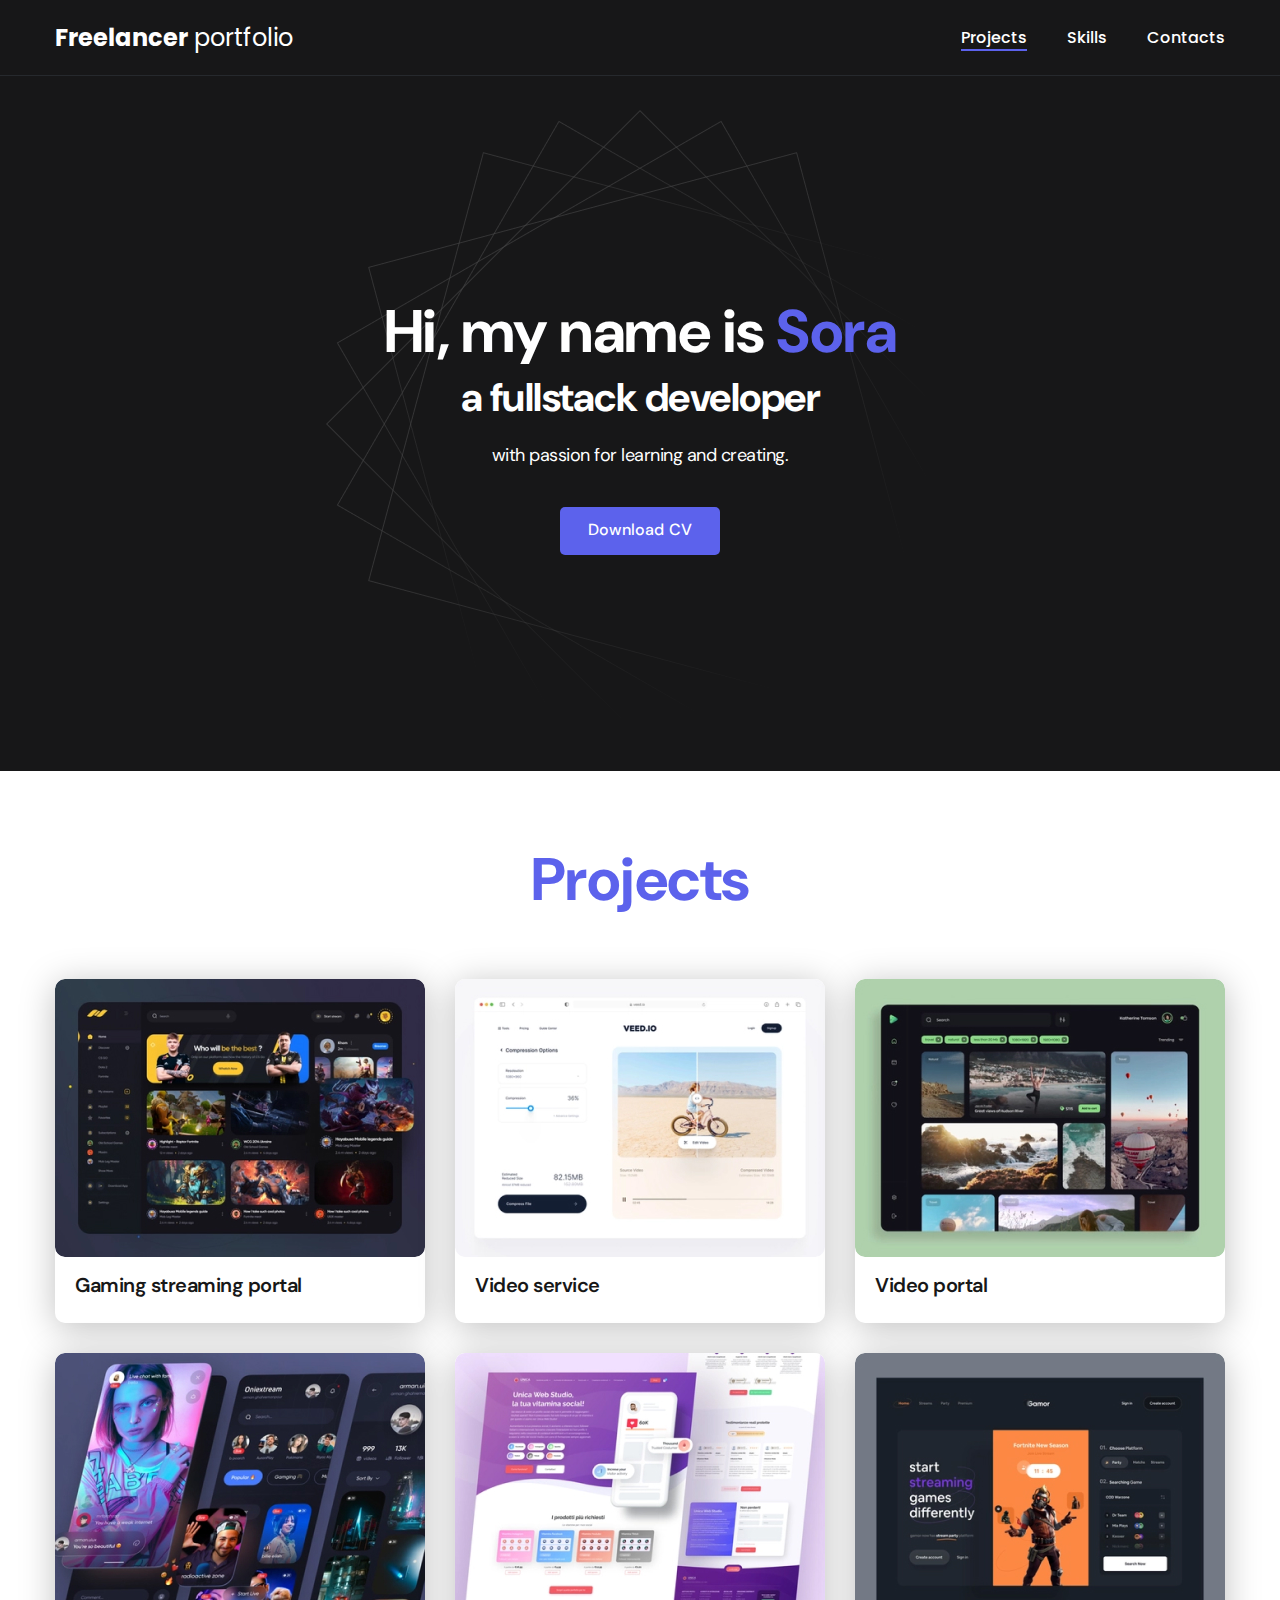
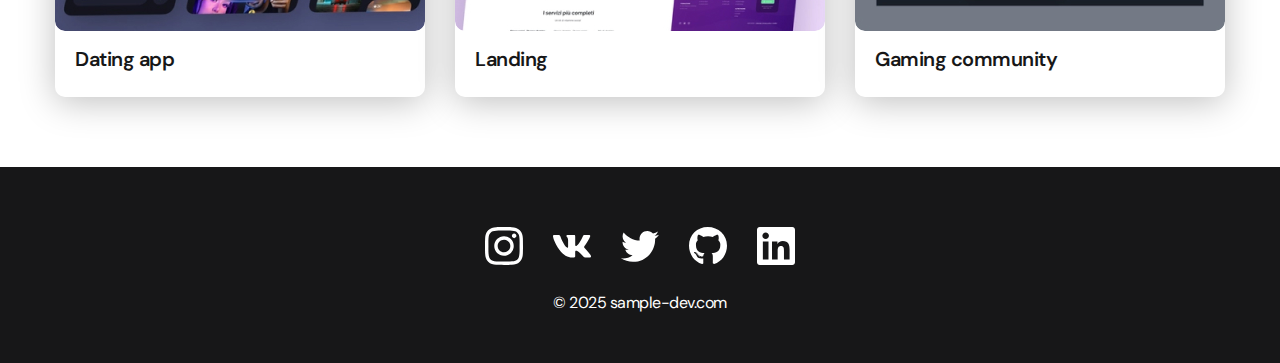
<file: index.html>
<!DOCTYPE html>
<html lang="en">
    <head>
        <link rel="stylesheet" href="./css/main.css">
        <meta http-equiv="Content-type" content="text/html; charset=UTF-8">
        <meta name="viewport" content="width=device-width, initial-scale=1.0">
        <title>Portfolio</title>
    </head>
    <body>
        <nav class="nav">
            <div class="container">
                <div class="nav-row">
                    <a href="./index.html" class="logo"><strong>Freelancer</strong> portfolio</a>
                    <ul class="nav-list">   
                        <!-- Нейминг классов выполняется методологией BAM и происходит следующим образом: -->
                        <!-- class="название-родительского-класса__дочерний элемент" -->
                       <li class="nav-list__item"><a href="#" class="nav-list__link nav-list__link--active">Projects</a></li>
                       <!-- Для нейминга активного класса, добавляется модификатор ...--active -->
                       <li class="nav-list__item"><a href="./public/skills.html" class="nav-list__link">Skills</a></li>
                       <li class="nav-list__item"><a href="./public/contacts.html" class="nav-list__link">Contacts</a></li> 
                    </ul>
                </div>
            </div>
        </nav>
        <header class="header">
            <div class="header-wrapper">
                <h1 class="header__title">
                    <strong>Hi, my name is <em>Sora</em></strong><br>
                    a fullstack developer
                </h1>
                <div class="header__text">
                    <p>with passion for learning and creating.</p>    
                </div>
                <a href="#" class="btn">Download CV</a>
            </div>
        </header>
        <main class="section">
            <div class="container">
                <h2 class="title-1">Projects</h2>
                <ul class="projects">
                    <li class="project">
                        <img src="./src/projects/01.jpg" alt="Project image" class="project__image">
                        <h3 class="project__title"><a href="./public/project.html" class="project__link">Gaming streaming portal</a></h3>
                    </li>
                    <li class="project">
                        <img src="./src/projects/02.jpg" alt="Project image" class="project__image">
                        <h3 class="project__title"><a href="./public/project.html" class="project__link">Video service</a></h3>
                    </li>
                    <li class="project">
                        <img src="./src/projects/03.jpg" alt="Project image" class="project__image">
                        <h3 class="project__title"><a href="./public/project.html" class="project__link">Video portal</a></h3>
                    </li>
                    <li class="project">
                        <img src="./src/projects/04.jpg" alt="Project image" class="project__image">
                        <h3 class="project__title">Dating app</h3>
                    </li>
                    <li class="project">
                        <img src="./src/projects/05.jpg" alt="Project image" class="project__image">
                        <h3 class="project__title">Landing</h3>
                    </li>
                    <li class="project">
                        <img src="./src/projects/06.jpg" alt="Project image" class="project__image">
                        <h3 class="project__title">Gaming community</h3>
                    </li>
                </ul>
            </div>
        </main>
        <footer class="footer">
            <div class="container">
                <div class="footer__wrapper">
                    <ul class="social">
                        <li class="social__item"><a href="#"><img src="./src/icons/instagram.svg" alt=""></a></li>
                        <li class="social__item"><a href="#"><img src="./src/icons/vk.svg" alt=""></a></li>
                        <li class="social__item"><a href="#"><img src="./src/icons/twitter.svg" alt=""></a></li>
                        <li class="social__item"><a href="#"><img src="./src/icons/github.svg" alt=""></a></li>
                        <li class="social__item"><a href="#"><img src="./src/icons/linked-in.svg" alt=""></a></li>
                    </ul>
                    <div class="copyright">
                        <p>© 2025 sample-dev.com</p>
                    </div>
                </div>
            </div>
        </footer>
    </body>
</html>
</file>
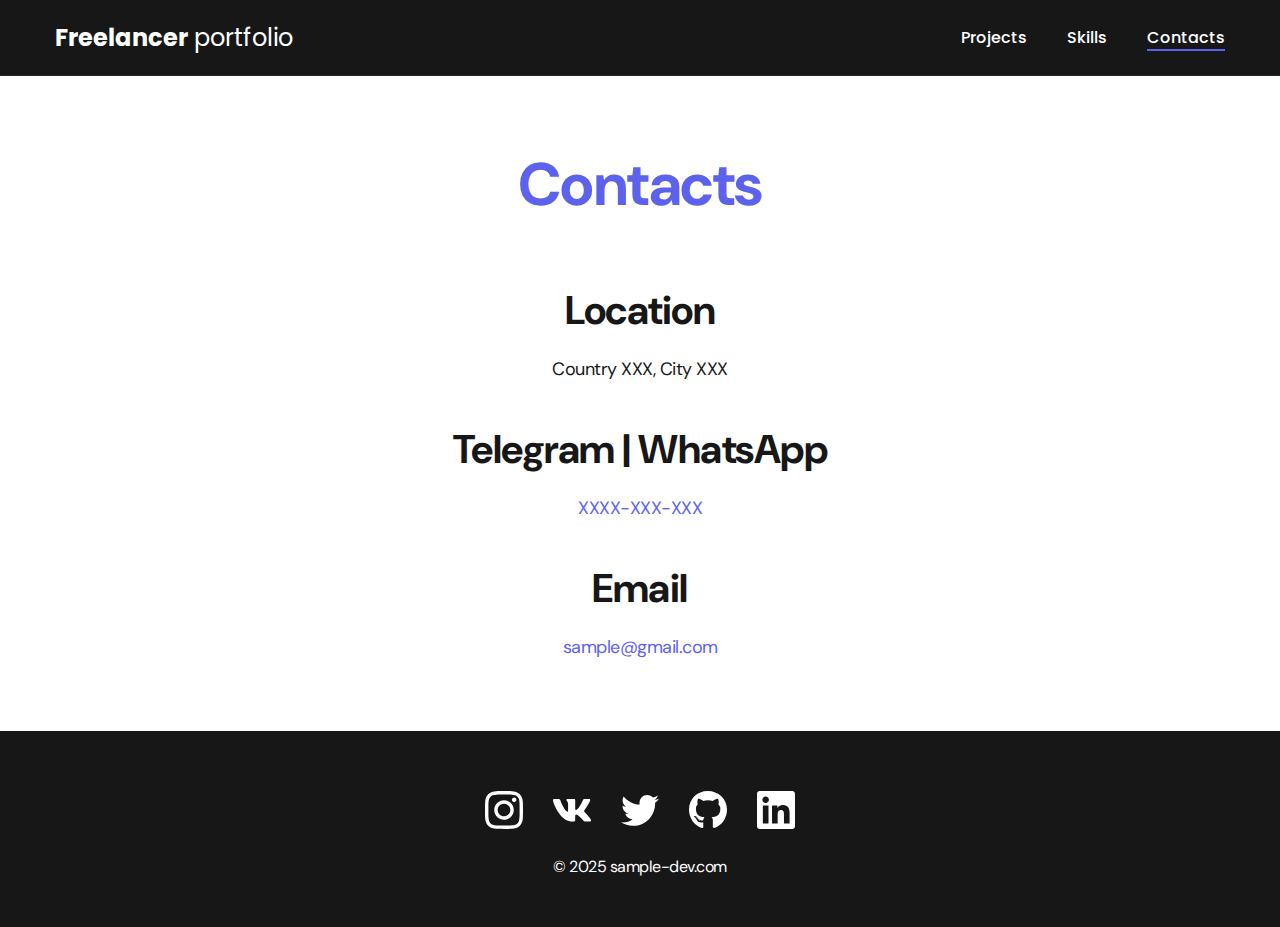
<file: public/contacts.html>
<!DOCTYPE html>
<html lang="en">
    <head>
        <link rel="stylesheet" href="../css/main.css">
        <meta http-equiv="Content-type" content="text/html; charset=UTF-8">
        <meta name="viewport" content="width=device-width, initial-scale=1.0">
        <title>Portfolio</title>
    </head>
    <body>
        <nav class="nav">
            <div class="container">
                <div class="nav-row">
                    <a href="../index.html" class="logo"><strong>Freelancer</strong> portfolio</a>
                    <ul class="nav-list">   
                        <!-- Нейминг классов выполняется методологией BAM и происходит следующим образом: -->
                        <!-- class="название-родительского-класса__дочерний элемент" -->
                       <li class="nav-list__item"><a href="../index.html" class="nav-list__link">Projects</a></li>
                       <!-- Для нейминга активного класса, добавляется модификатор ...--active -->
                       <li class="nav-list__item"><a href="./skills.html" class="nav-list__link">Skills</a></li>
                       <li class="nav-list__item"><a href="./contacts.html" class="nav-list__link nav-list__link--active">Contacts</a></li> 
                    </ul>
                </div>
            </div>
        </nav>
        <main class="section">
            <div class="container">
                <h1 class="title-1">Contacts</h1>

                <ul class="content-list">
                    <li class="content-list__item">
                        <h2 class="title-2">Location</h2>
                        <p>Country XXX, City XXX</p>
                    </li>
                    <li class="content-list__item">
                        <h2 class="title-2">Telegram | WhatsApp</h2>
                        <p><a href="tel:+996700111222">XXXX-XXX-XXX</a></p>
                    </li>
                    <li class="content-list__item">
                        <h2 class="title-2">Email</h2>
                        <p><a href="mailto:sample@gmail.com">sample@gmail.com</a></p>
                    </li>
                </ul>
            </div>
        </main>
        <footer class="footer">
            <div class="container">
                <div class="footer__wrapper">
                    <ul class="social">
                        <li class="social__item"><a href="#"><img src="../src/icons/instagram.svg" alt=""></a></li>
                        <li class="social__item"><a href="#"><img src="../src/icons/vk.svg" alt=""></a></li>
                        <li class="social__item"><a href="#"><img src="../src/icons/twitter.svg" alt=""></a></li>
                        <li class="social__item"><a href="#"><img src="../src/icons/github.svg" alt=""></a></li>
                        <li class="social__item"><a href="#"><img src="../src/icons/linked-in.svg" alt=""></a></li>
                    </ul>
                    <div class="copyright">
                        <p>© 2025 sample-dev.com</p>
                    </div>
                </div>
            </div>
        </footer>
    </body>
</html>
</file>
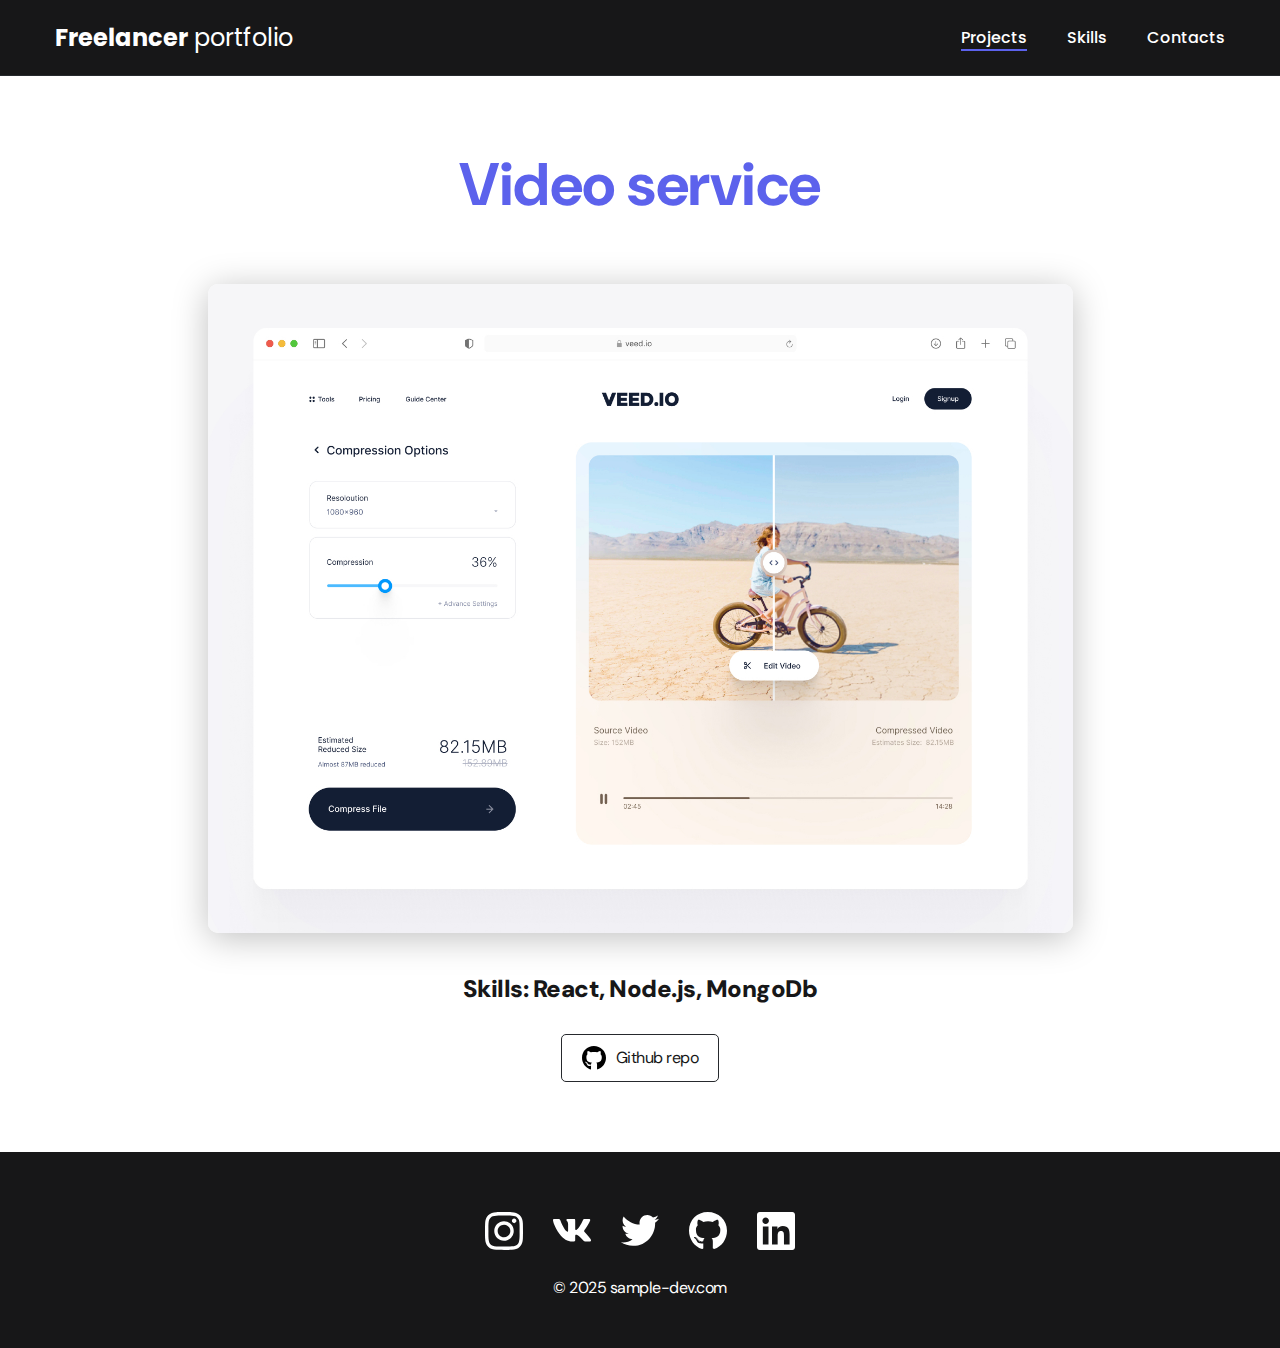
<file: public/project.html>
<!DOCTYPE html>
<html lang="en">
    <head>
        <link rel="stylesheet" href="../css/main.css">
        <meta http-equiv="Content-type" content="text/html; charset=UTF-8">
        <meta name="viewport" content="width=device-width, initial-scale=1.0">
        <title>Portfolio</title>
    </head>
    <body>
        <nav class="nav">
            <div class="container">
                <div class="nav-row">
                    <a href="../index.html" class="logo"><strong>Freelancer</strong> portfolio</a>
                    <ul class="nav-list">   
                        <!-- Нейминг классов выполняется методологией BAM и происходит следующим образом: -->
                        <!-- class="название-родительского-класса__дочерний элемент" -->
                       <li class="nav-list__item"><a href="#" class="nav-list__link nav-list__link--active">Projects</a></li>
                       <!-- Для нейминга активного класса, добавляется модификатор ...--active -->
                       <li class="nav-list__item"><a href="./skills.html" class="nav-list__link">Skills</a></li>
                       <li class="nav-list__item"><a href="./contacts.html" class="nav-list__link">Contacts</a></li> 
                    </ul>
                </div>
            </div>
        </nav>
        <main class="section">
            <div class="container">
                <div class="project-details">
                    <h1 class="title-1">Video service</h1>
                    <img src="../src/pages/02-big.jpg" alt="Project image" class="project-details__image">
                    <div class="project-details__description">
                        <p>
                            <strong>Skills: React, Node.js, MongoDb</strong>
                        </p>
                    </div>
                    <a href="#!" class="btn-outline"><img src="../src/icons/github-dark.svg" alt=""> Github repo</a>
                </div>
            </div>
        </main>
        <footer class="footer">
            <div class="container">
                <div class="footer__wrapper">
                    <ul class="social">
                        <li class="social__item"><a href="#"><img src="../src/icons/instagram.svg" alt=""></a></li>
                        <li class="social__item"><a href="#"><img src="../src/icons/vk.svg" alt=""></a></li>
                        <li class="social__item"><a href="#"><img src="../src/icons/twitter.svg" alt=""></a></li>
                        <li class="social__item"><a href="#"><img src="../src/icons/github.svg" alt=""></a></li>
                        <li class="social__item"><a href="#"><img src="../src/icons/linked-in.svg" alt=""></a></li>
                    </ul>
                    <div class="copyright">
                        <p>© 2025 sample-dev.com</p>
                    </div>
                </div>
            </div>
        </footer>
    </body>
</html>
</file>
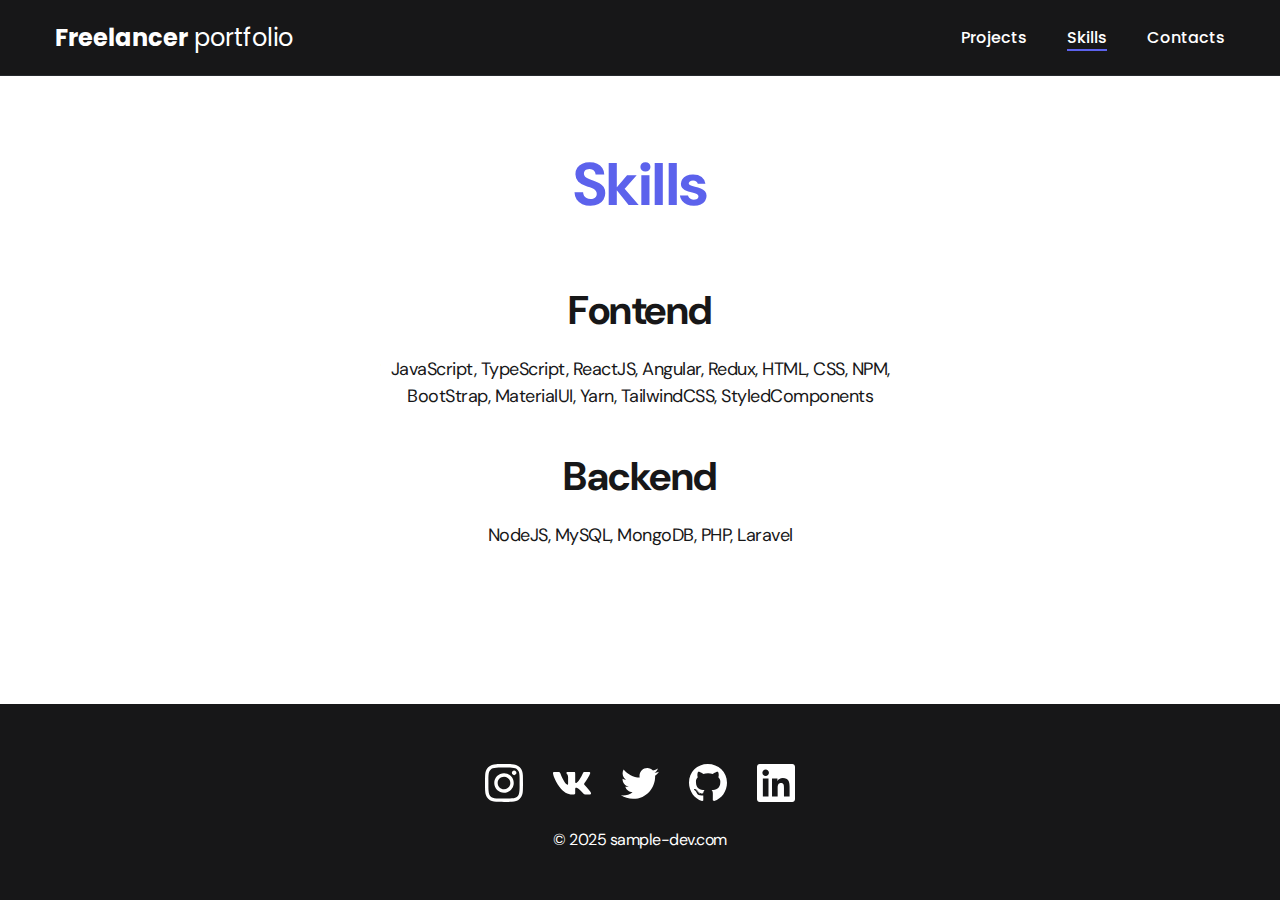
<file: public/skills.html>
<!DOCTYPE html>
<html lang="en">
    <head>
        <link rel="stylesheet" href="../css/main.css">
        <meta http-equiv="Content-type" content="text/html; charset=UTF-8">
        <meta name="viewport" content="width=device-width, initial-scale=1.0">
        <title>Portfolio</title>
    </head>
    <body>
        <nav class="nav">
            <div class="container">
                <div class="nav-row">
                    <a href="../index.html" class="logo"><strong>Freelancer</strong> portfolio</a>
                    <ul class="nav-list">   
                        <!-- Нейминг классов выполняется методологией BAM и происходит следующим образом: -->
                        <!-- class="название-родительского-класса__дочерний элемент" -->
                       <li class="nav-list__item"><a href="../index.html" class="nav-list__link">Projects</a></li>
                       <!-- Для нейминга активного класса, добавляется модификатор ...--active -->
                       <li class="nav-list__item"><a href="./skills.html" class="nav-list__link nav-list__link--active">Skills</a></li>
                       <li class="nav-list__item"><a href="./contacts.html" class="nav-list__link">Contacts</a></li> 
                    </ul>
                </div>
            </div>
        </nav>
        <main class="section">
            <div class="container">
                <h1 class="title-1">Skills</h1>

                <ul class="content-list">
                    <li class="content-list__item">
                        <h2 class="title-2">Fontend</h2>
                        <p>JavaScript, TypeScript, ReactJS, Angular, Redux, HTML, CSS, NPM, BootStrap, MaterialUI, Yarn, TailwindCSS, StyledComponents</p>
                    </li>
                    <li class="content-list__item">
                        <h2 class="title-2">Backend</h2>
                        <p>NodeJS, MySQL, MongoDB, PHP, Laravel</p>
                    </li>
                </ul>
            </div>
        </main>
        <footer class="footer">
            <div class="container">
                <div class="footer__wrapper">
                    <ul class="social">
                        <li class="social__item"><a href="#"><img src="../src/icons/instagram.svg" alt=""></a></li>
                        <li class="social__item"><a href="#"><img src="../src/icons/vk.svg" alt=""></a></li>
                        <li class="social__item"><a href="#"><img src="../src/icons/twitter.svg" alt=""></a></li>
                        <li class="social__item"><a href="#"><img src="../src/icons/github.svg" alt=""></a></li>
                        <li class="social__item"><a href="#"><img src="../src/icons/linked-in.svg" alt=""></a></li>
                    </ul>
                    <div class="copyright">
                        <p>© 2025 sample-dev.com</p>
                    </div>
                </div>
            </div>
        </footer>
    </body>
</html>
</file>
<file: css/main.css>
@import url("https://fonts.googleapis.com/css2?family=DM+Sans:ital,opsz,wght@0,9..40,100..1000;1,9..40,100..1000&display=swap");
@import url("https://fonts.googleapis.com/css2?family=Poppins:ital,wght@0,100;0,200;0,300;0,400;0,500;0,600;0,700;0,800;0,900;1,100;1,200;1,300;1,400;1,500;1,600;1,700;1,800;1,900&display=swap");
* {
  padding: 0px;
  margin: 0px;
  border: none;
}

*,
*::before,
*::after {
  -webkit-box-sizing: border-box;
          box-sizing: border-box;
}

/* Links */
a, a:link, a:visited {
  text-decoration: none;
}

a:hover {
  text-decoration: none;
}

/* Common */
aside, nav, footer, header, section, main {
  display: block;
}

h1, h2, h3, h4, h5, h6, p {
  font-size: inherit;
  font-weight: inherit;
}

ul, ul li {
  list-style: none;
}

img {
  vertical-align: top;
}

img, svg {
  max-width: 100%;
  height: auto;
}

address {
  font-style: normal;
}

/* Form */
input, textarea, button, select {
  font-family: inherit;
  font-size: inherit;
  color: inherit;
  background-color: transparent;
}

input::-ms-clear {
  display: none;
}

button, input[type=submit] {
  display: inline-block;
  -webkit-box-shadow: none;
          box-shadow: none;
  background-color: transparent;
  background: none;
  cursor: pointer;
}

input:focus, input:active,
button:focus, button:active {
  outline: none;
}

button::-moz-focus-inner {
  padding: 0;
  border: 0;
}

label {
  cursor: pointer;
}

legend {
  display: block;
}

html, body {
  font-family: "DM sans", sans-serif;
  letter-spacing: -0.5px;
  color: #171718;
  display: -webkit-box;
  display: -ms-flexbox;
  display: flex;
  -webkit-box-orient: vertical;
  -webkit-box-direction: normal;
      -ms-flex-direction: column;
          flex-direction: column;
  height: 100%;
}

.container {
  margin: 0 auto;
  padding: 0 15px;
  max-width: 1200px;
}

@media (max-width: 620px) {
  .header__title {
    font-size: 30px;
  }
  .title-1 {
    font-size: 40px;
  }
  .section {
    padding: 40px 0;
  }
}
.nav {
  padding: 20px 0;
  border-bottom: 1px solid #26292D;
  background-color: #171718;
  color: #FFF;
}

.nav-row {
  display: -webkit-box;
  display: -ms-flexbox;
  display: flex;
  -webkit-box-pack: justify;
      -ms-flex-pack: justify;
          justify-content: space-between;
  -webkit-box-align: center;
      -ms-flex-align: center;
          align-items: center;
  letter-spacing: normal;
  -webkit-column-gap: 30px;
     -moz-column-gap: 30px;
          column-gap: 30px;
  row-gap: 20px;
  -ms-flex-wrap: wrap;
      flex-wrap: wrap;
}

.logo {
  color: #FFF;
  font-size: 24px;
  font-family: "Poppins", sans-serif;
}
.logo strong {
  font-weight: 700;
}

.nav-list {
  display: -webkit-box;
  display: -ms-flexbox;
  display: flex;
  -webkit-box-align: center;
      -ms-flex-align: center;
          align-items: center;
  -webkit-column-gap: 40px;
     -moz-column-gap: 40px;
          column-gap: 40px;
  font-size: 16px;
  font-weight: 500;
  font-family: "Poppins", sans-serif;
}
.nav-list .nav-list__link {
  color: #FFF;
  -webkit-transition: 0.1s ease-in;
  transition: 0.1s ease-in;
}
.nav-list .nav-list__link:hover {
  opacity: 0.8;
}

.nav-list__link--active {
  position: relative;
}
.nav-list__link--active::before {
  content: "";
  position: absolute;
  left: 0;
  top: 100%;
  display: block;
  height: 2px;
  width: 100%;
  background-color: #5C62EC;
}

.header {
  padding: 40px 0;
  min-height: 695px;
  display: -webkit-box;
  display: -ms-flexbox;
  display: flex;
  -webkit-box-pack: center;
      -ms-flex-pack: center;
          justify-content: center;
  -webkit-box-align: center;
      -ms-flex-align: center;
          align-items: center;
  color: #FFF;
  text-align: center;
  background-image: url(../src/Abstract.png);
  background-repeat: no-repeat;
  background-size: auto;
  background-position: center;
  background-color: #171718;
}

.header-wrapper {
  padding: 0 15px;
  max-width: 660px;
}

.header__title {
  font-size: 40px;
  font-weight: 700;
  margin-bottom: 20px;
}
.header__title strong {
  font-size: 60px;
  font-weight: 700;
}
.header__title em {
  font-style: normal;
  color: #5C62EC;
}

.header__text {
  font-size: 18px;
  line-height: 1.333;
  margin-bottom: 40px;
}
.header__text p + p {
  margin-top: 0.5em;
}

.btn {
  display: inline-block;
  height: 48px;
  padding: 12px 28px;
  color: #FFF;
  letter-spacing: 0.15px;
  font-size: 16px;
  font-weight: 500;
  border-radius: 5px;
  background-color: #5C62EC;
  -webkit-transition: 0.2s ease-in;
  transition: 0.2s ease-in;
}
.btn:hover {
  opacity: 0.8;
}
.btn:active {
  position: relative;
  top: 1px;
}

.section {
  padding: 70px 0;
}

.title-1 {
  margin-bottom: 60px;
  text-align: center;
  font-size: 60px;
  font-weight: 700;
  line-height: 1.3;
  color: #5C62EC;
}

.projects {
  display: -webkit-box;
  display: -ms-flexbox;
  display: flex;
  -webkit-box-pack: center;
      -ms-flex-pack: center;
          justify-content: center;
  -ms-flex-wrap: wrap;
      flex-wrap: wrap;
  -webkit-column-gap: 30px;
     -moz-column-gap: 30px;
          column-gap: 30px;
  row-gap: 30px;
}

.project {
  max-width: 370px;
  background-color: #FFF;
  -webkit-box-shadow: 0px 5px 35px rgba(0, 0, 0, 0.25);
          box-shadow: 0px 5px 35px rgba(0, 0, 0, 0.25);
  border-radius: 10px;
}
.project .project__image {
  border-radius: 10px;
}
.project .project__link {
  color: #171718;
  -webkit-transition: 0.2s ease;
  transition: 0.2s ease;
}
.project .project__link:hover {
  color: #5C62EC;
}
.project .project__title {
  padding: 15px 20px 25px;
  font-weight: 600;
  font-size: 20px;
  line-height: 1.3;
}

.footer {
  margin-top: auto;
  padding: 60px 0 50px;
  background-color: #171718;
  color: #FFF;
}

.footer__wrapper {
  display: -webkit-box;
  display: -ms-flexbox;
  display: flex;
  -webkit-box-orient: vertical;
  -webkit-box-direction: normal;
      -ms-flex-direction: column;
          flex-direction: column;
  -webkit-box-align: center;
      -ms-flex-align: center;
          align-items: center;
  row-gap: 27px;
}

.social {
  display: -webkit-box;
  display: -ms-flexbox;
  display: flex;
  -webkit-box-align: center;
      -ms-flex-align: center;
          align-items: center;
  -webkit-column-gap: 30px;
     -moz-column-gap: 30px;
          column-gap: 30px;
}

.copyright p + p {
  margin-top: 0.5em;
}

.project-details {
  margin: 0 auto;
  max-width: 865px;
  display: -webkit-box;
  display: -ms-flexbox;
  display: flex;
  -webkit-box-orient: vertical;
  -webkit-box-direction: normal;
      -ms-flex-direction: column;
          flex-direction: column;
  -webkit-box-align: center;
      -ms-flex-align: center;
          align-items: center;
}

.project-details__image {
  max-width: 100%;
  margin-bottom: 40px;
  -webkit-box-shadow: 0 5px 35px rgba(0, 0, 0, 0.25);
          box-shadow: 0 5px 35px rgba(0, 0, 0, 0.25);
  border-radius: 10px;
}

.project-details__description {
  font-size: 24px;
  font-weight: 700;
  line-height: 1.3;
  text-align: center;
  margin-bottom: 30px;
}

.btn-outline {
  display: -webkit-box;
  display: -ms-flexbox;
  display: flex;
  -webkit-column-gap: 10px;
     -moz-column-gap: 10px;
          column-gap: 10px;
  -webkit-box-align: center;
      -ms-flex-align: center;
          align-items: center;
  color: #171718;
  height: 48px;
  padding: 12px 20px;
  border-radius: 5px;
  border: 1px solid #26292D;
  -webkit-transition: 0.2s ease-in;
  transition: 0.2s ease-in;
}
.btn-outline:hover {
  -webkit-box-shadow: 0 3px 8px rgba(0, 0, 0, 0.25);
          box-shadow: 0 3px 8px rgba(0, 0, 0, 0.25);
}
.btn-outline:active {
  position: relative;
  top: 1px;
}

.content-list {
  margin: 0 auto;
  max-width: 570px;
  display: -webkit-box;
  display: -ms-flexbox;
  display: flex;
  -webkit-box-orient: vertical;
  -webkit-box-direction: normal;
      -ms-flex-direction: column;
          flex-direction: column;
  row-gap: 40px;
  -webkit-box-align: center;
      -ms-flex-align: center;
          align-items: center;
  text-align: center;
}
.content-list .title-2 {
  font-weight: 700;
  font-size: 40px;
  line-height: 1.3;
  margin-bottom: 20px;
}

.content-list__item {
  font-size: 18px;
  line-height: 1.5;
}
.content-list__item p + p {
  margin-top: 0.5em;
}
.content-list__item a {
  color: #5C62EC;
}
</file>
